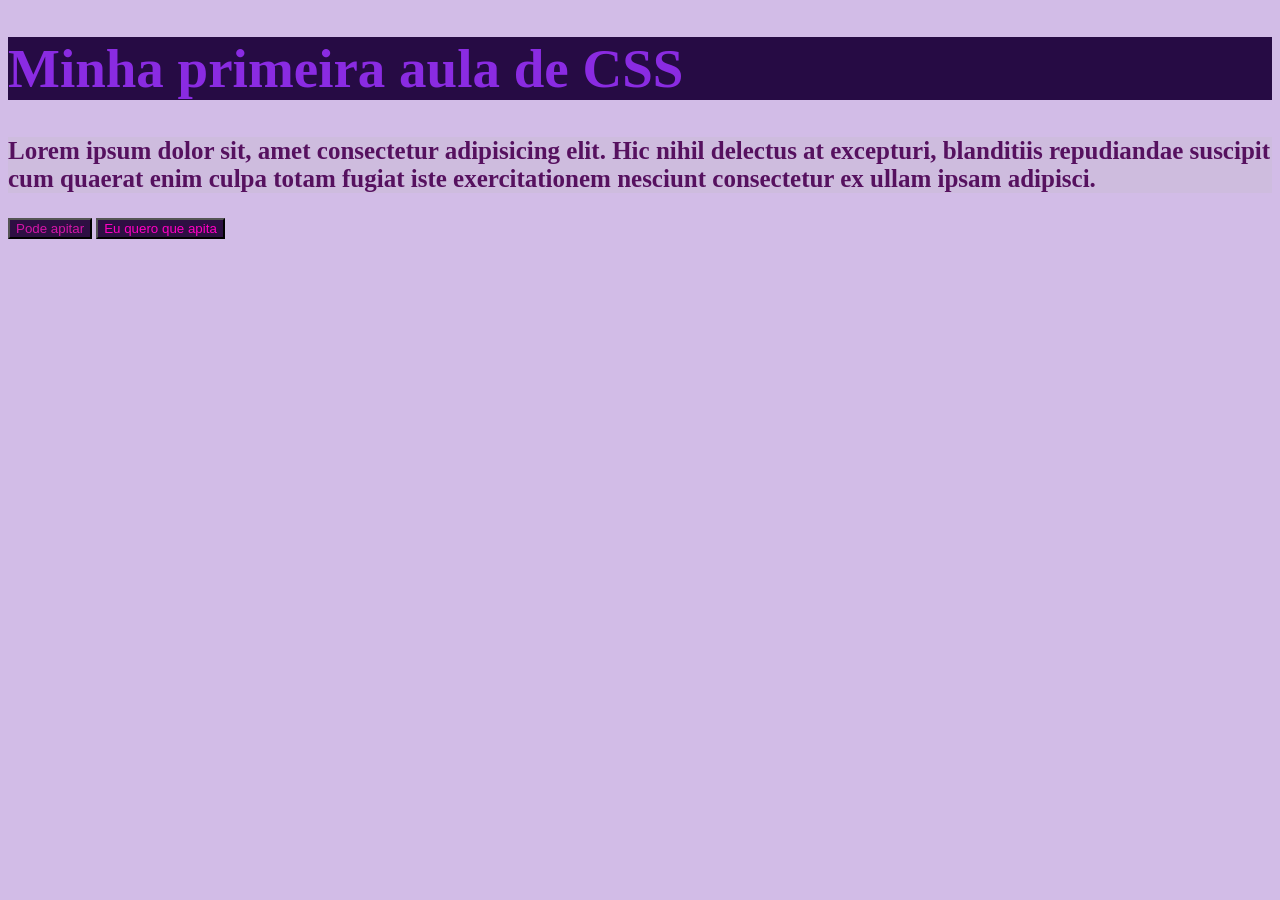
<file: CSS/index.html>
<!DOCTYPE html>
<html lang="pt-br">

<head>
    <meta charset="UTF-8">
    <meta name="viewport" content="width=device-width, initial-scale=1.0">
    <link rel="stylesheet" href="./Styles1.css">
    <title>CSS</title>
</head>

<body>
    <H1 id="Titulo">Minha primeira aula de CSS</H1>

    <p id="Paragrafo">Lorem ipsum dolor sit,
        amet consectetur adipisicing elit. Hic nihil delectus at excepturi,
        blanditiis repudiandae suscipit cum quaerat enim culpa totam fugiat
        iste exercitationem nesciunt consectetur ex ullam ipsam adipisci.
    </p>

    <button id="Botão">Pode apitar</button>

    <button id="Botão2"> Eu quero que apita</button>

</body>

</html>
</file>
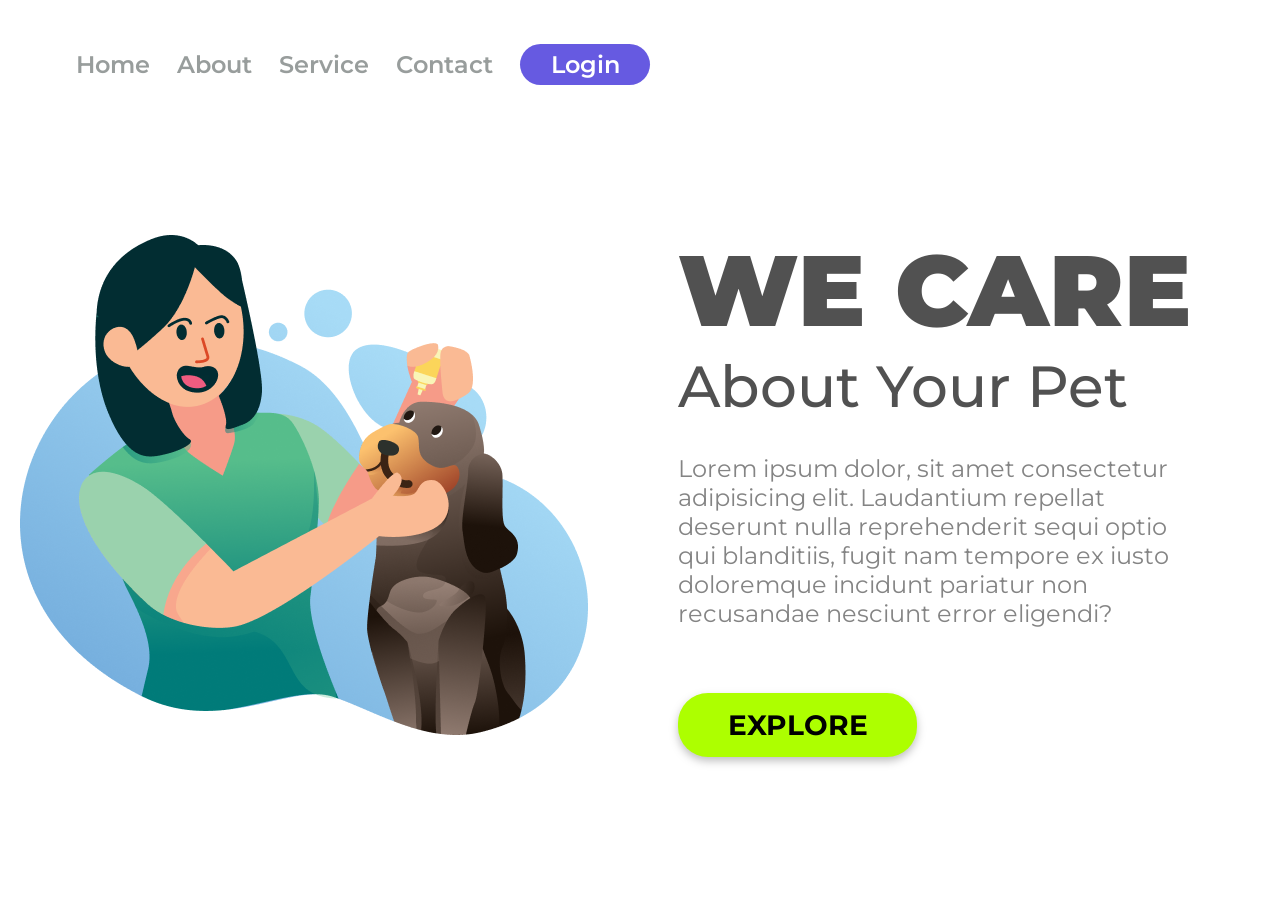
<file: PROJETO 01/index.html>
<!DOCTYPE html>
<html lang="pt-br">

<head>
    <meta charset="UTF-8">
    <meta name="viewport" content="width=device-width, initial-scale=1.0">
    <link rel="Stylesheet" href="./styles.css">
    <link rel="preconnect" href="https://fonts.googleapis.com">
    <link rel="preconnect" href="https://fonts.gstatic.com" crossorigin>
    <link rel="preconnect" href="https://fonts.googleapis.com">
    <link rel="preconnect" href="https://fonts.gstatic.com" crossorigin>
    <link href="https://fonts.googleapis.com/css2?family=Montserrat:ital@1&display=swap" rel="stylesheet">
    <title>Projeto</title>
</head>

<body>
    <header>
        <a class="link-header">Home</a>
        <a class="link-header">About</a>
        <a class="link-header">Service</a>
        <a class="link-header">Contact</a>
        <button class="button-header">Login</button>
    </header>
    <main>
        <img src="./img/Illustration-2.png" alt="we-care-logo" 
        class="logo-image">
        
        <section>
            <h1>WE CARE</h1>
            <h2>About Your Pet </h2>
            <p>Lorem ipsum dolor, sit amet consectetur adipisicing elit.
                Laudantium repellat deserunt nulla
                reprehenderit sequi optio qui blanditiis,
                fugit nam tempore ex iusto doloremque incidunt
                pariatur non recusandae nesciunt error eligendi?</p>
            <button class="button-main">EXPLORE</button>
        </section>
    </main>

</body>

</html>
</file>
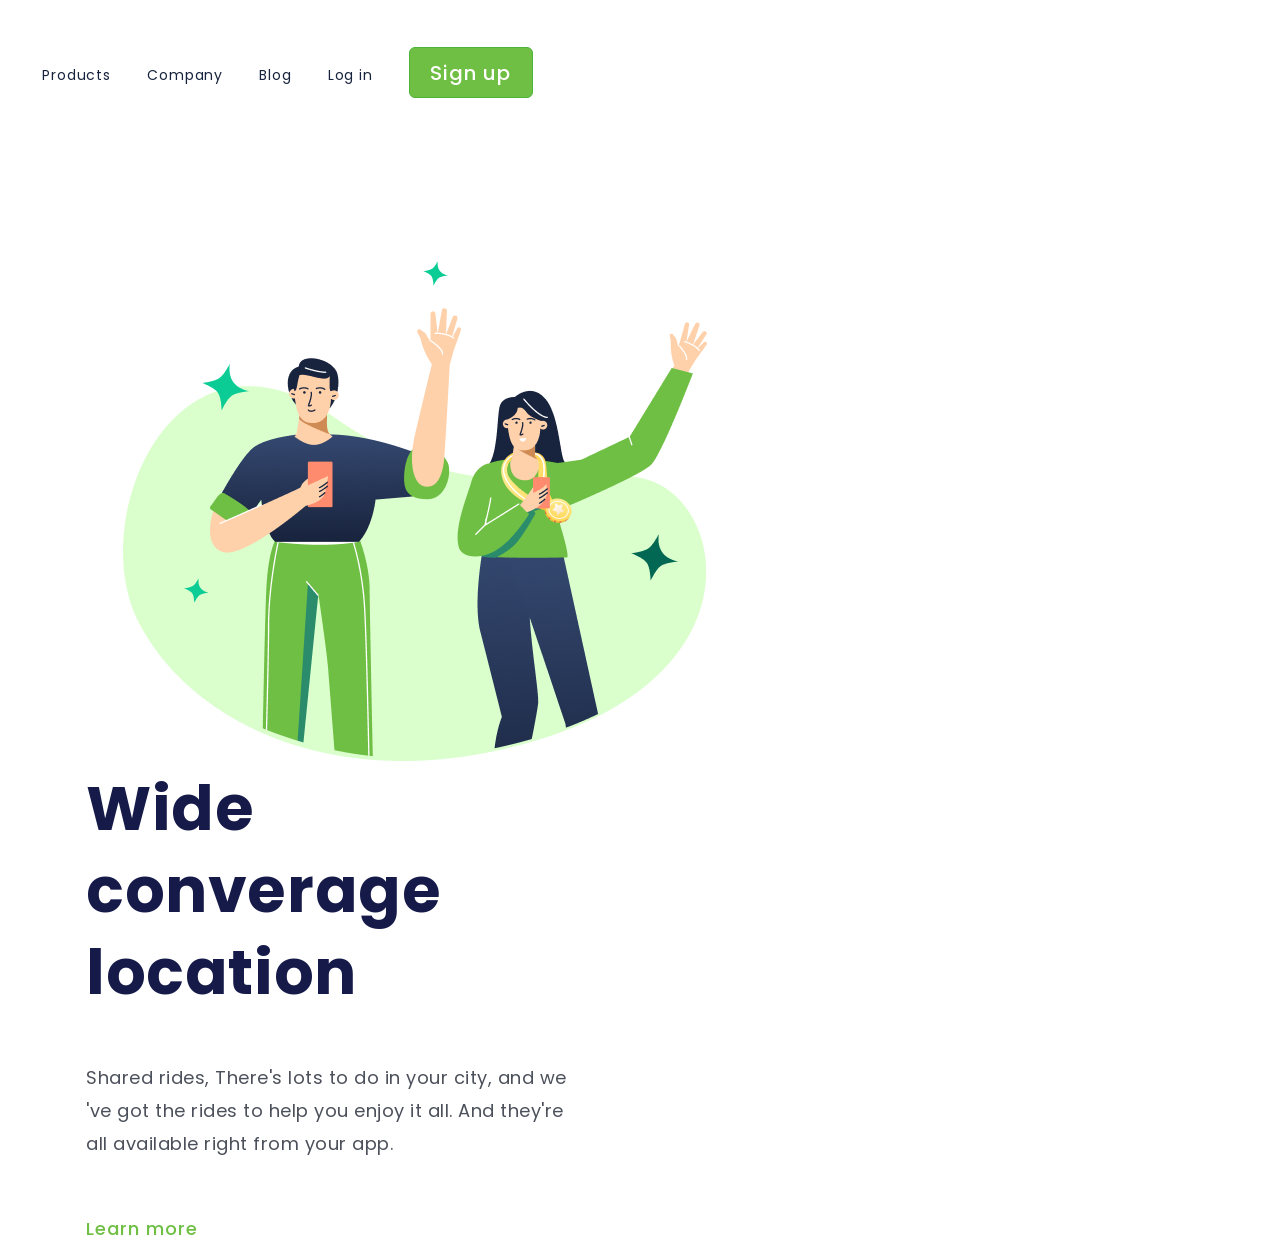
<file: PROJETO 02/index.html>
<!DOCTYPE html>
<html lang="pt-br">

<head>
    <meta charset="UTF-8">
    <meta name="viewport" content="width=device-width, initial-scale=1.0">
    <link rel="stylesheet" href="./styles.css">
    <link rel="preconnect" href="https://fonts.googleapis.com">
    <link rel="preconnect" href="https://fonts.gstatic.com" crossorigin>
    <link href="https://fonts.googleapis.com/css2?family=Poppins:ital,wght@0,100;
            0,200;0,300;0,400;0,500;0,600;0,700;0,800;0,900;1,100;1,200;1,300;1
            ,400;1,500;1,600;1,700;1,800;1,900&display=swap" rel="stylesheet">
    <title>Project VM</title>
</head>

<body>
    <header>
        <nav>
        <a class="link-header">Products</a>
        <a class="link-header">Company</a>
        <a class="link-header">Blog</a>
        <a class="link-header">Log in</a>
        <button class="button-header">Sign up</button>
       </nav>
    </header>
    <main>
        <img src="./img/Wide coverage.png">
        <section>
            <h1>Wide converage location</h1>
            <p>Shared rides, There's lots to do in your city, and we
                've got the rides to help you enjoy it all. And they're all
                available right from
                your app. </p>
            <a class="button-main">Learn more</a>
        </section>
    </main>
</body>

</html>
</file>
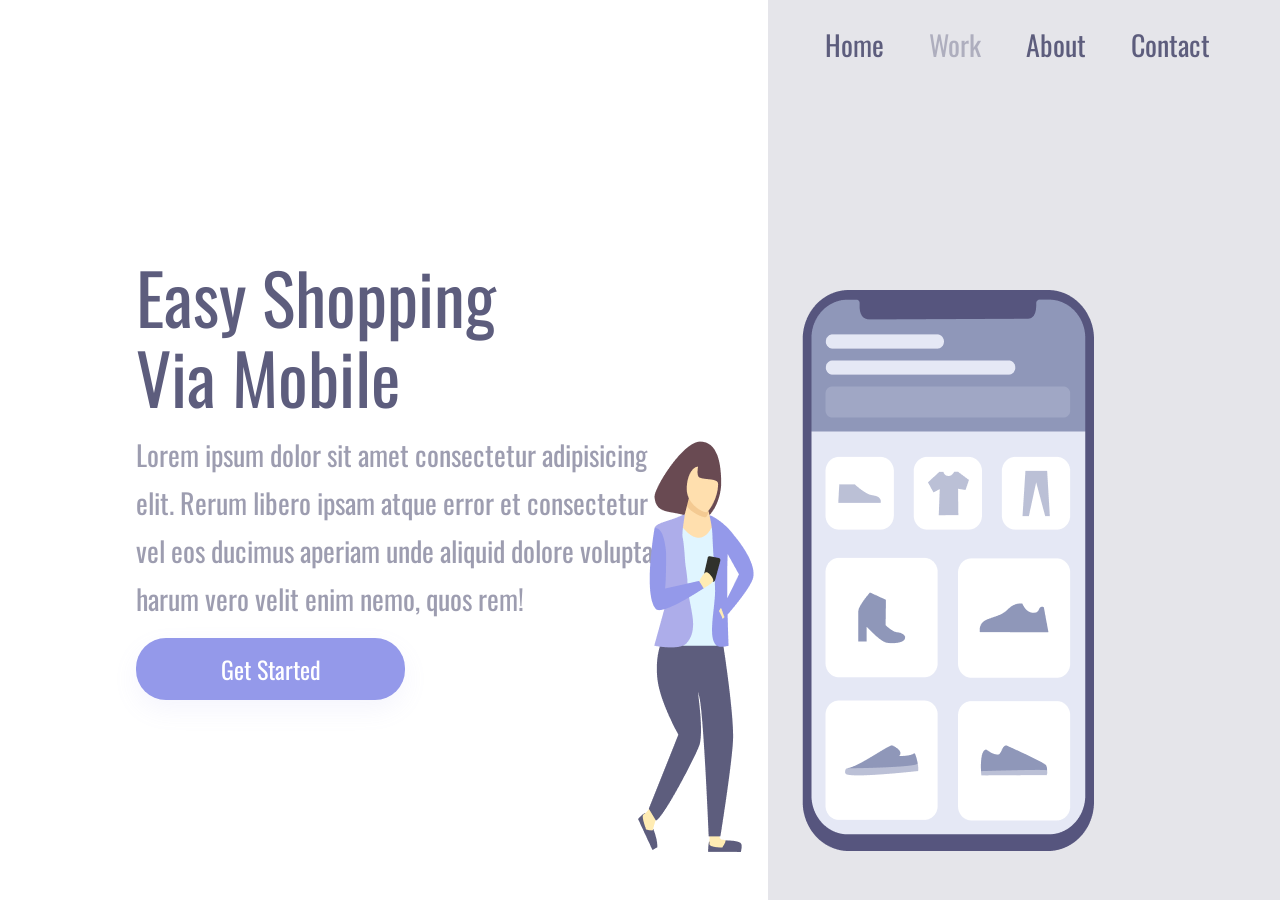
<file: PROJETO 03/index.html>
<!DOCTYPE html>
<html lang="pt-br">

<head>
    <meta charset="UTF-8">
    <meta name="viewport" content="width=device-width, initial-scale=1.0">
    <link rel="stylesheet" href="./styles.css">
    <link rel="preconnect" href="https://fonts.googleapis.com">
    <link rel="preconnect" href="https://fonts.gstatic.com" crossorigin>
    <link href="https://fonts.googleapis.com/css2?family=Oswald:wght@200..700&display=swap" rel="stylesheet">
    <title>Document</title>
</head>

<body>
    <main class="Container">
        <section class="Container-left">
            <h1>Easy Shopping Via Mobile</h1>
            <p>Lorem ipsum dolor sit amet consectetur adipisicing elit. Rerum libero
                ipsam atque error et consectetur
                vel eos ducimus aperiam unde aliquid dolore voluptas harum vero
                velit enim nemo, quos rem!</p>
            <button>Get Started</button>
        </section>
        <section class="Container-Right">
            <header>
                <a>Home</a>
                <a>Work</a>
                <a>About</a>
                <a>Contact</a>
            </header>
            <img alt="girl-cellphone" src="./img/girl-cellphone.png">
        </section>
    </main>
</body>

</html>
</file>
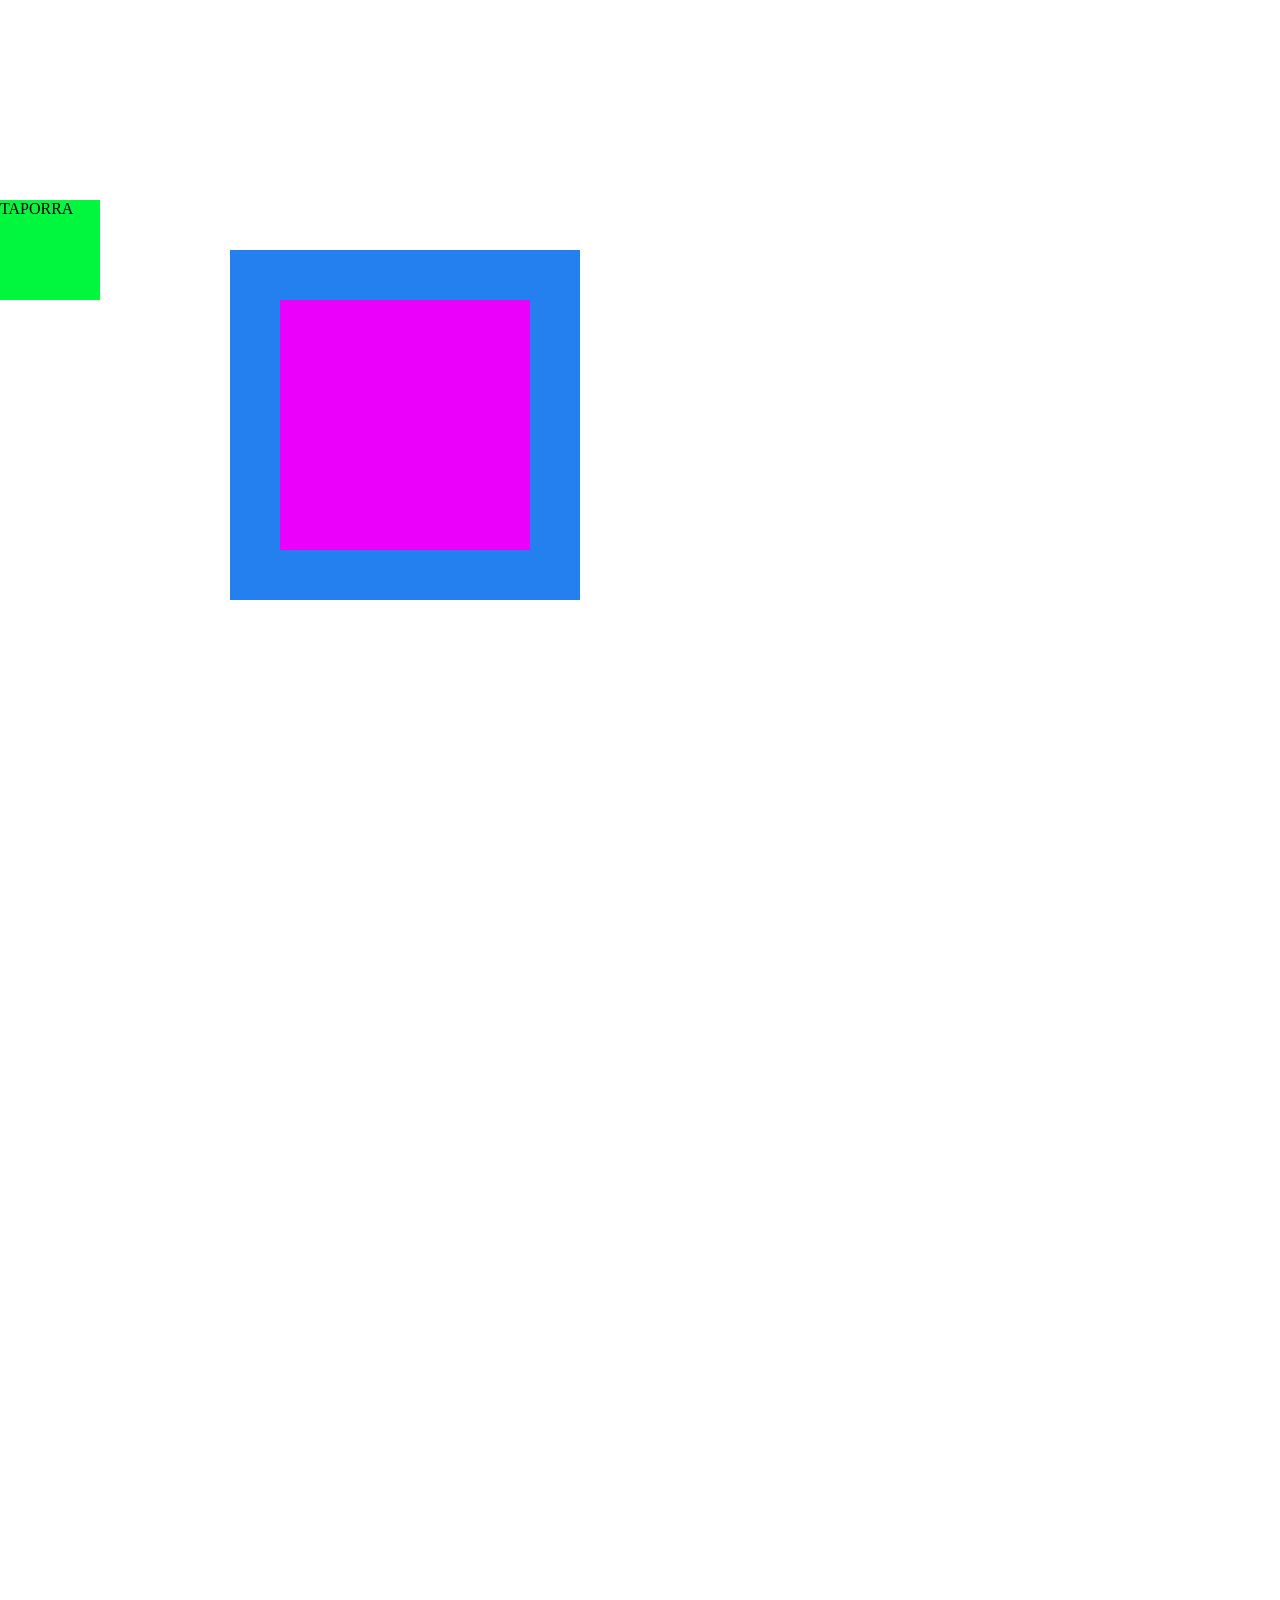
<file: CSS.PT2/Position1.html>
<!DOCTYPE html>
<html lang="pt-br">

<head>
    <meta charset="UTF-8">
    <meta name="viewport" content="width=device-width, initial-scale=1.0">
    <link rel="stylesheet" href="./Position.css">
    <title>Position</title>
</head>

<body>
    <div class="div-dad">
        <div class="div-son"></div>

    </div>
    <div class="div-mon">TAPORRA</div>
</body>

</html>
</file>
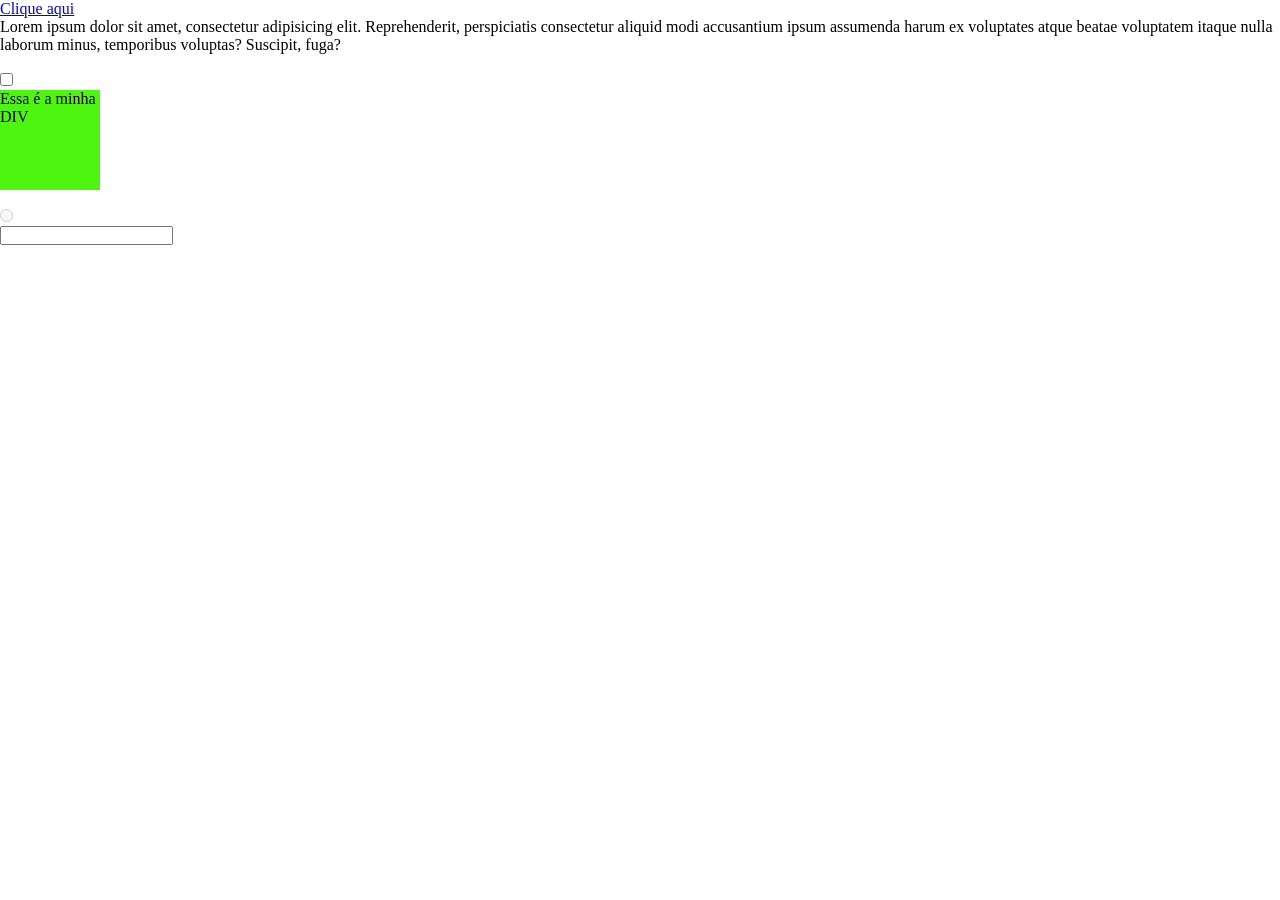
<file: CSS.PT2/PseudoClasses.html>
<!DOCTYPE html>
<html lang="pt-br">

<head>
    <meta charset="UTF-8">
    <meta name="viewport" content="width=device-width, initial-scale=1.0">
    <link rel="stylesheet" href="./Classes.css">
    <title>Classes</title>
</head>

<body>
    <a href="#">Clique aqui</a>
    <br>
    <P>Lorem ipsum dolor sit amet, consectetur adipisicing elit.
        Reprehenderit, perspiciatis consectetur aliquid modi accusantium ipsum assumenda harum
        ex voluptates atque beatae voluptatem itaque nulla laborum minus,
        temporibus voluptas? Suscipit, fuga?</P>
    <br>
    <input type="checkbox">
    <div class="container">Essa é a minha DIV</div>
</body>

<br>

<input type="radio" disabled>

<br>
<input type="text">

</html>
</file>
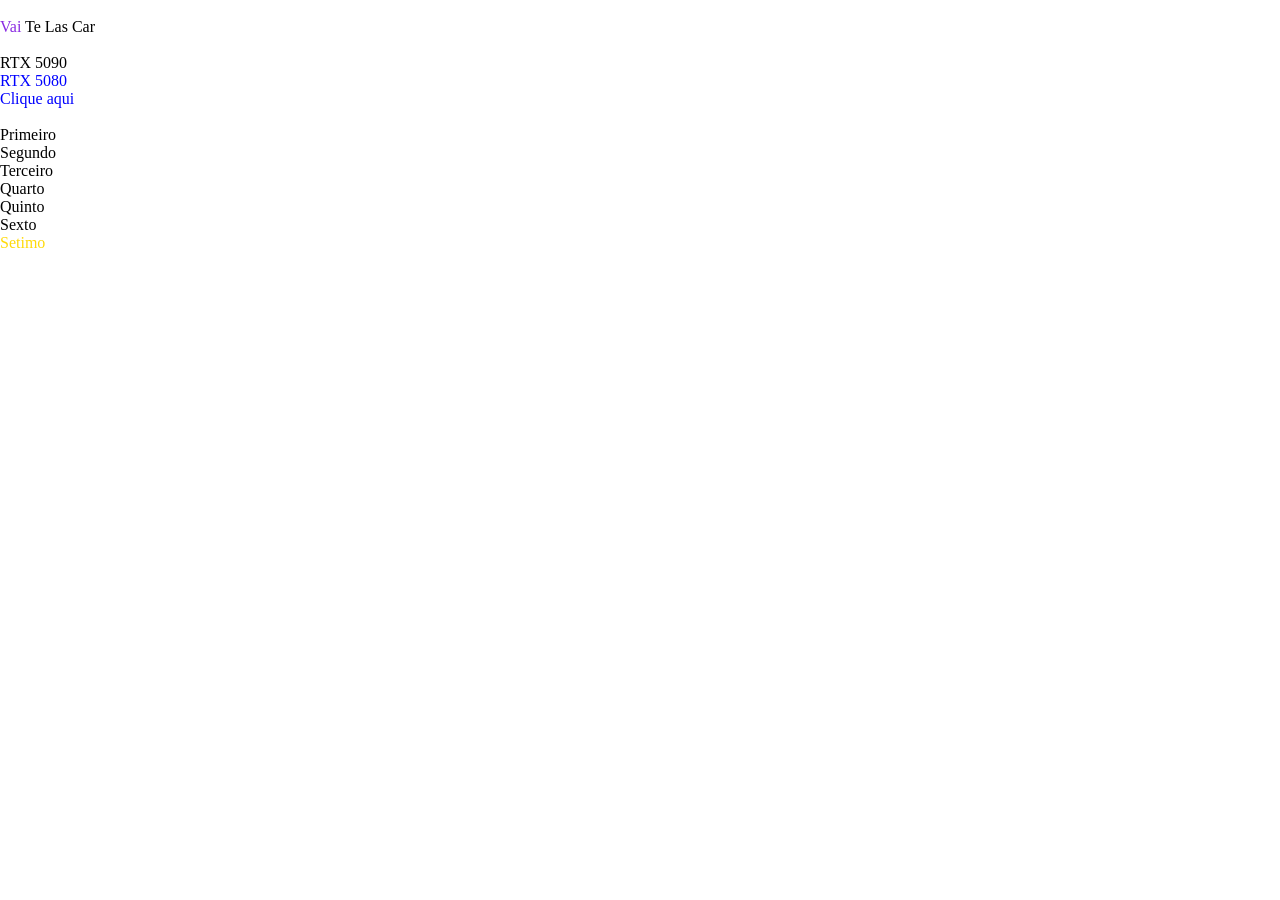
<file: CSS.PT2/PseudoClasses2.html>
<!DOCTYPE html>
<html lang="pt-br">

<head>
    <meta charset="UTF-8">
    <meta name="viewport" content="width=device-width, initial-scale=1.0">
    <link rel="stylesheet" href="./Classes2.css">
    <title>Document</title>
</head>

<body>

 <!--<ul>
        <li>Primeiro</li>
        <li>Segundo</li>
        <li>Terceiro</li>
        <li>Quarto</li>
        <li>Quinto</li>
        <li>Sexto</li>
        <li>Setimo</li>
    </ul> -->
    
    <br>
    
    <div>
        <span>Vai</span>
        <span>Te</span>
        <span>Las</span>
        <span>Car</span>
    </div>
    <br>
    
    <div class="NOT">
        <p class="EXCLUIDO">RTX 5090</p>
        <p>RTX 5080</p>
        <a>Clique aqui</a>
    </div>
    <br>
    <ul class="nth">
        <li>Primeiro</li>
        <li>Segundo</li>
        <li>Terceiro</li>
        <li>Quarto</li>
        <li>Quinto</li>
        <li>Sexto</li>
        <li>Setimo</li>
    </ul> 



</body>

</html>
</file>
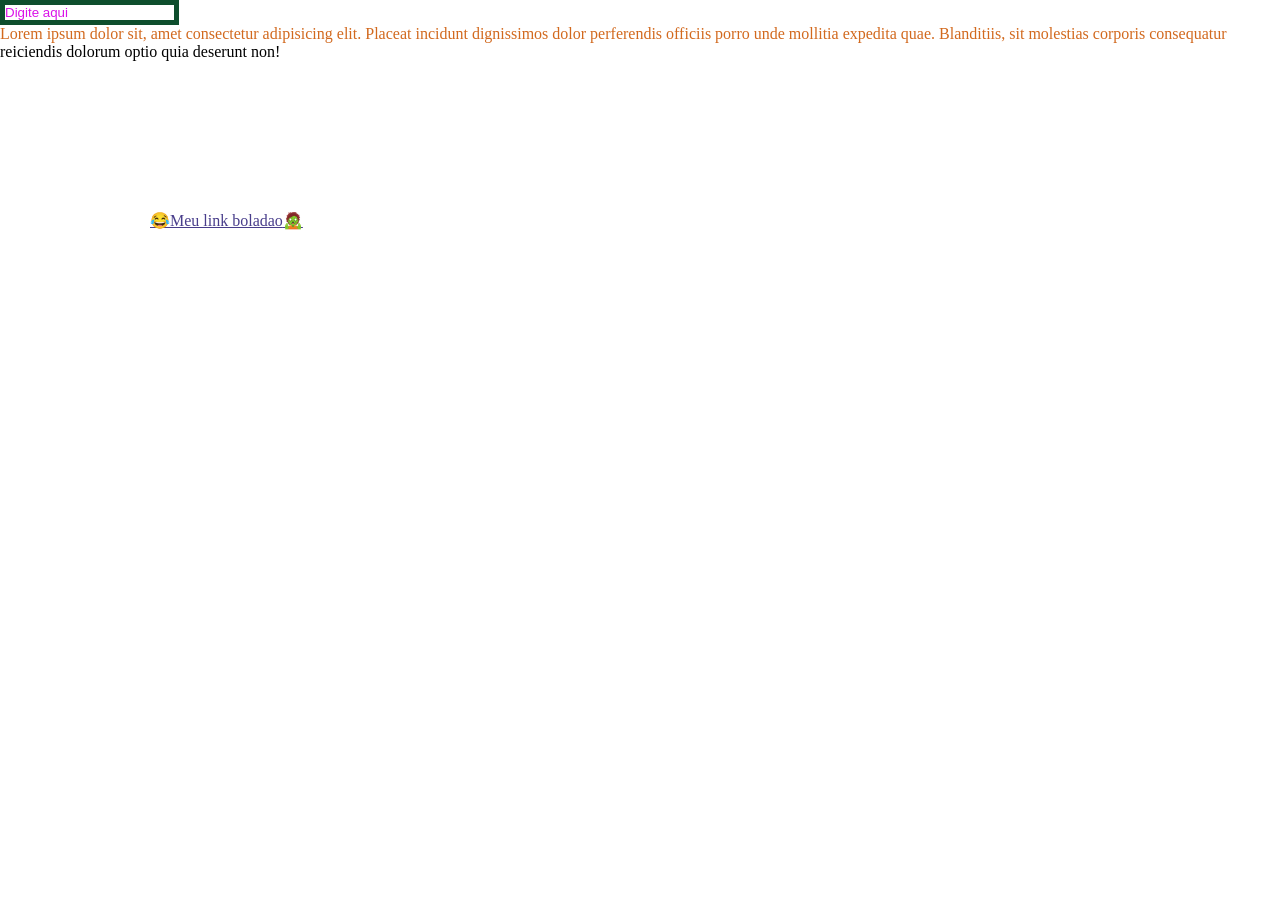
<file: CSS.PT2/PseudoElementos.html>
<!DOCTYPE html>
<html lang="pt-br">

<head>
    <meta charset="UTF-8">
    <meta name="viewport" content="width=device-width, initial-scale=1.0">
    <link rel="stylesheet" href="./Elementos.css">
    <title>Pseudo</title>
</head>

<body>
    <input placeholder="Digite aqui">
    <p>Lorem ipsum dolor sit, amet consectetur adipisicing elit.
        Placeat incidunt dignissimos dolor perferendis officiis porro unde
        mollitia expedita quae. Blanditiis, sit molestias corporis
        consequatur reiciendis dolorum optio quia deserunt non!</p>

    <a href="*">Meu link boladao</a>
    </body>
</html>
</file>
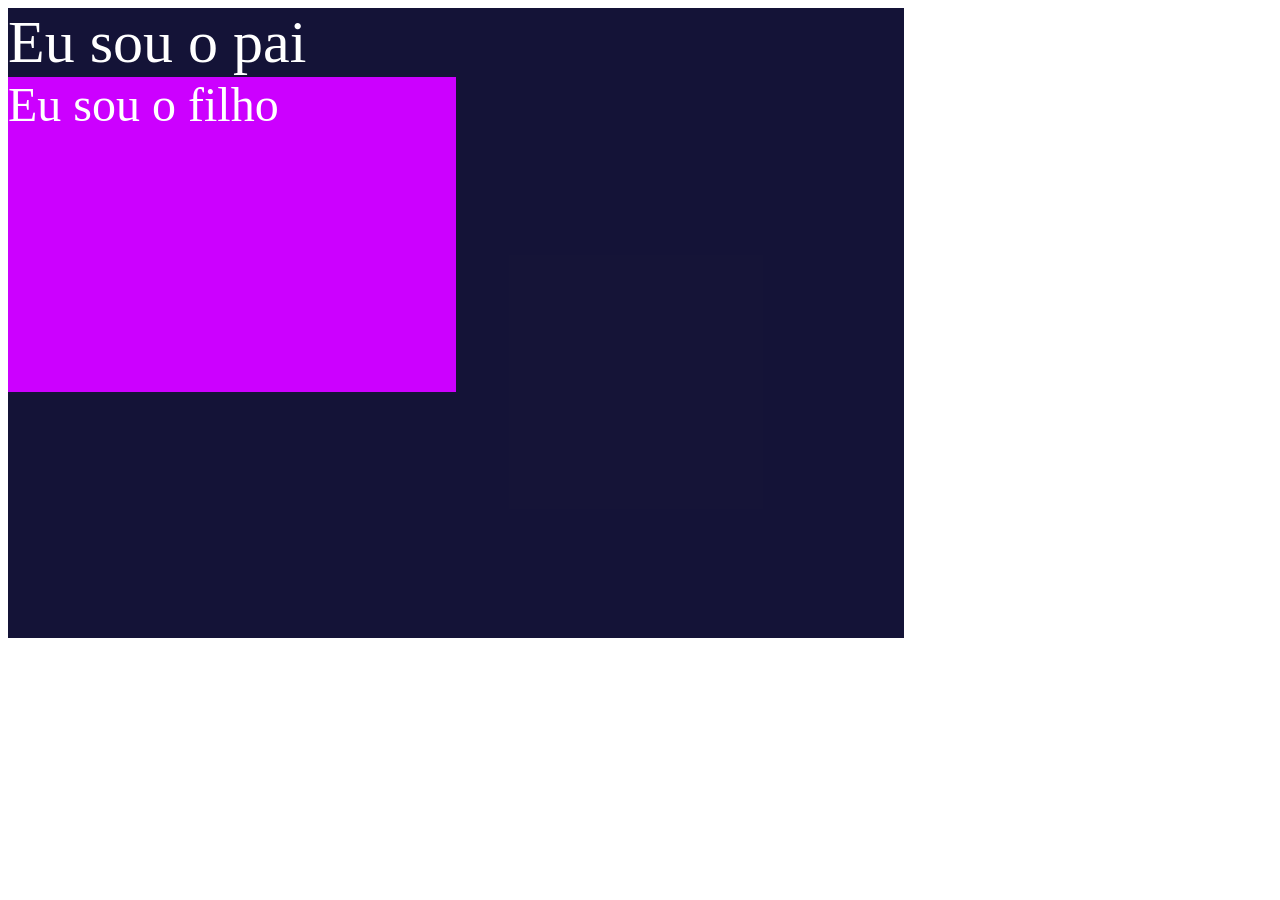
<file: CSS/index2.html>
<!DOCTYPE html>
<html lang="pt-br">

<head>
    <meta charset="UTF-8">
    <meta name="viewport" content="width=device-width, initial-scale=1.0">
    <link rel="stylesheet" href="./Styles2.css">
    <title>EX2</title>
</head>

<body class="vo">
    <div class="pai">Eu sou o pai

        <div class="filho">Eu sou o filho</div>
    </div>
</body>

</html>
</file>
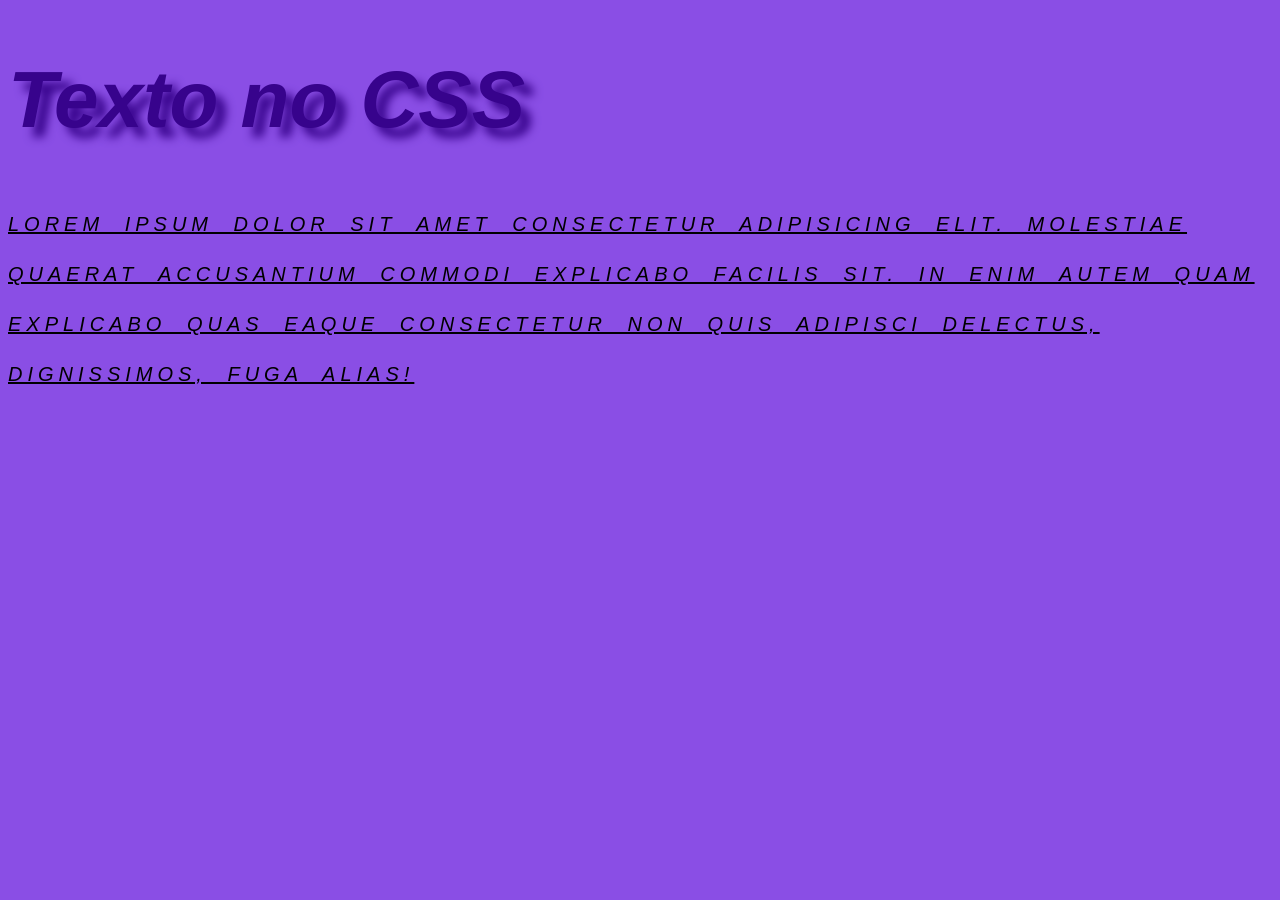
<file: CSS/index3.html>
<!DOCTYPE html>
<html lang="en">
<head>
    <meta charset="UTF-8">
    <meta name="viewport" content="width=device-width, initial-scale=1.0">
    <link rel="stylesheet" href="./Styles3.css">
    <link rel="preconnect" href="https://fonts.googleapis.com">
   <link rel="preconnect" href="https://fonts.googleapis.com">
<link rel="preconnect" href="https://fonts.gstatic.com" crossorigin>
<link href="https://fonts.googleapis.com/css2?family=Noto+Sans+JP:wght@100..900&display=swap" rel="stylesheet"> 
    <title>TEXTO</title>
</head>
<body>
     <h1>Texto no CSS</h1>
     <p>Lorem ipsum dolor sit amet consectetur adipisicing elit. 
        Molestiae quaerat accusantium commodi explicabo facilis sit. 
        In enim autem quam explicabo quas eaque consectetur non 
        quis adipisci delectus, dignissimos, fuga alias!</p>
    </body>
</html>
</file>
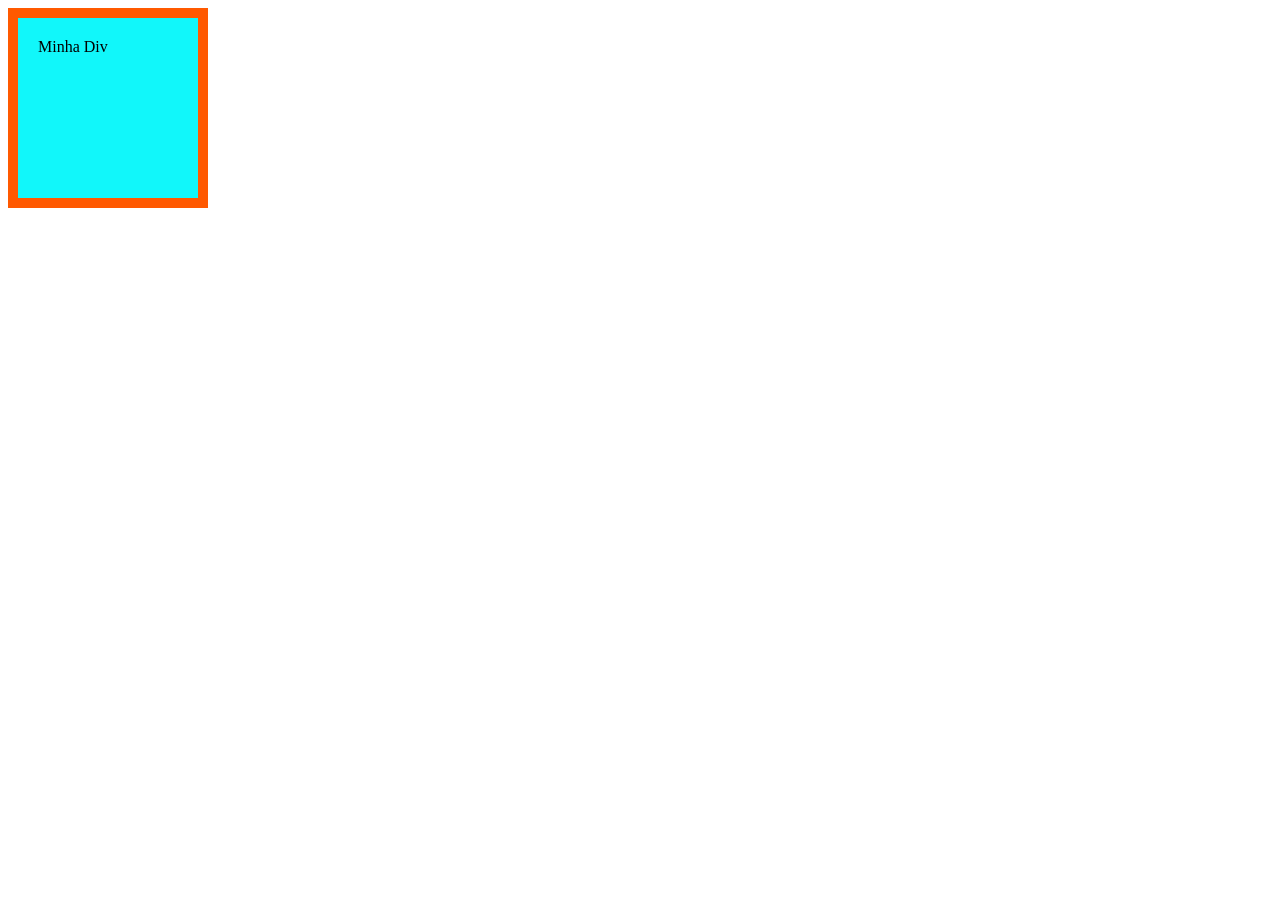
<file: CSS/index4.html>
<!DOCTYPE html>
<html lang="en">
<head>
    <meta charset="UTF-8">
    <meta name="viewport" content="width=device-width, initial-scale=1.0">
    <link rel="stylesheet" href="./Styles4.css">
    <title>CSS</title>
</head>
<body>
     <div class="BOX"> 
          Minha Div
     </div>
</body>
</html>
</file>
<file: CSS/Styles1.css>
#Titulo {
  color: blueviolet;
  font-size: 55px;
  background-color: rgb(38, 11, 68);
}

#Paragrafo {
  color: rgb(86, 17, 95);
  font-size: 25px;
  background-color: rgb(206, 188, 222);
  font-weight: bold;
}

#Botão {
  color: rgb(212, 22, 168);
  background-color: rgb(45, 15, 66);
}

#Botão2 {
  color: rgb(255, 0, 195);
  background-color: rgb(45, 15, 66);
}

* {
  background-color: rgb(210, 188, 231);
}


/* CSS SEMPRE VAI SER EM ESTILO CASCATA - 
O QUE VEM DEPOIS É OQ PREVALECE /*
</file>
<file: PROJETO 01/styles.css>
* {
    font-family: 'Montserrat', sans-serif;
    margin: 0;
    padding: 0;
    box-sizing: border-box;
}

header {
    margin: 44px 0 144px 76px;
}

.link-header {

    font-weight: 600;
    font-size: 24px;
    line-height: 29px;
    color: #989D9C;
    cursor: pointer;
    margin-right: 23px;
}

.button-header {
    background: #665AE1;
    border-radius: 20.5px;
    width: 130px;
    height: 41px;
    border: none;
    font-weight: 600;
    font-size: 24px;
    line-height: 29px;
    color: white;
}

.logo-image {
    width: 568px;
    height: 500px;
    margin-left: 20px;
    display: inline-block;
}

section {
    display: inline-block;
    margin-left: 86px;
}

h1 {
    font-weight: 900;
    font-size: 100px;
    line-height: 122px;
    color: #515151;
}

h2 {
    font-weight: 500;
    font-size: 58px;
    line-height: 71px;
    color: #515151
}

p {
    font-weight: 400;
    font-size: 24px;
    line-height: 29px;
    color: #848484;
    width: 515px;
    margin-top: 32px;
    margin-bottom: 65px;
}

.button-main {
    background: #ADFF00;
    border-radius: 30px;
    width: 239px;
    height: 64px;
    border: none;
    cursor: pointer;
    filter: drop-shadow(0px 4px 4px rgba(0, 0, 0, 0.25));
    font-weight: 700;
    font-size: 28px;
    line-height: 34px;
    color: #000000;
}

@media screen and (max-width: 460px) {
    

    p {
        display: none;
    }

    .button-header {
        display: none;
    }

    .link-header {
        display: none;
    }

    .logo-image {
        width: 354px;
        height: 317px;
        opacity: 1;
    
    
    }

    

    h1 {
        width: 263px;
        height: 52px;
        font-weight: 900;
        line-height: 100%;
        letter-spacing: 0%;
        font-size: 50px;
        margin-top: 20px;
    }

    h2 {
        width: 232px;
        height: 37px;
        opacity: 1;
        font-weight: 500;
        font-size: 30px;
        line-height: 100%;
        letter-spacing: 0%;
        margin-top: 5px;
    }



    .button-main {

        border-radius: 30px;
        opacity: 2;
        width: 250px;
        height: 64px;
        margin-top: 5px;
        font-size: 28px;
        font-weight: 700;
        line-height: 100%;
        letter-spacing: 0%;
        
    }


  









}
</file>
<file: PROJETO 02/styles.css>
* {
   font-family: 'Poppins', sans-serif;
   margin: 0;
   padding: 0;
   box-sizing: border-box;

}

header {
   margin-top: 47px;
   margin-left: 42px;
}

.link-header {
   font-weight: 400;
   font-size: 14px;
   line-height: 21px;
   color: #17233D;
   cursor: pointer;
   margin-right: 32px;
   letter-spacing: 0.875px;
   text-align: center;

}

.button-header {
   background: #6FBF44;
   border: 1px solid #4cb538;
   border-radius: 6px;
   width: 124px;
   height: 51px;
   cursor: pointer;
   font-weight: 500;
   font-size: 20px;
   line-height: 24px;
   letter-spacing: 1px;
   color: white;
}


img {
   margin: 163px 0 0 123px;
   display: inline-block;
}

section {
   display: inline-block;
   margin-left: 86px;
   width: 493px;
}

h1 {
   font-weight: 700;
   font-size: 62px;
   line-height: 82px;
   color: #161A49;
   letter-spacing: 0.596154px;
}

p {
   font-weight: 400;
   font-size: 18px;
   line-height: 33px;
   color: #4B505A;
   letter-spacing: 0.5px;
   margin-top: 47px;
   margin-bottom: 55px;
}

.button-main {

   font-weight: 500;
   line-height: 27px;
   font-size: 18px;
   color: #6FBF44;
   cursor: pointer;
   letter-spacing: 1px;
}

@media screen and (max-width: 500px) {

   .link-header {
      display: none;
   }

   .button-header {
      width: 91px;
      height: 31px;
      font-size: 15px;
      margin-left: 300px;
      font-weight: 500;
      line-height: 100%;
      letter-spacing: 1px;

   }


   h1 {
      font-size: 30px;
      font-weight: 700;
      line-height: 30px;
      letter-spacing: 0.6px;
      text-align: center;
      width: 278px;
      height: 60px;
      margin-top: 50px;
   }

   p {
      width: 304px;
      height: 165px;
      font-weight: 400;
      font-size: 18px;
      line-height: 30px;
      letter-spacing: 0.5px;
      text-align: center;
      margin-top: 30px;
   }

   .button-main {
      width: 112px;
      height: 27px;
      font-weight: 600;
      font-size: 20px;
      line-height: 100%;
      letter-spacing: 1px;
      margin-left: 90px;

   
   }



   img {
      width: 350px;
      height: 350px;
      margin-bottom: -780px;
      margin-left: 60px;
   
   }






}
</file>
<file: PROJETO 03/styles.css>
* {
    box-sizing: border-box;
    padding: 0;
    margin: 0;
    font-family: 'Oswald', sans-serif;
    font-weight: 400;
    color: #5D5D7D;
}


.Container {
    height: 100vh;
    width: 100vw;
}


.Container-left {
    display: inline-block;
    width: 60%;
    padding-left: 136px;
    margin-top: 20%;
}


.Container-Right {
    display: inline-block;
    background-color: rgb(93, 93, 125, 0.16);
    height: 100vh;
    width: 40%;
    position: absolute;
}

img {
    position: relative;
    top: 25%;
    right: 130px;
}

h1 {
    font-size: 70px;
    line-height: 80px;
    width: 368px;
}

p {
    font-size: 28px;
    line-height: 48px;
    opacity: 0.6;
    margin: 15px 0;
    width: 540px;
}

button {
    width: 269px;
    height: 62px;
    background: #9499EA;
    box-shadow: 0px 10px 24px #9499EA19;
    border: none;
    border-radius: 30px;
    font-size: 24px;
    line-height: 36px;
    text-align: center;
    color: white;
    cursor: pointer;
}

button:hover {
    opacity: .8;
}

button:active {
    opacity: .5;
}


a {
    font-size: 28px;
    line-height: 41px;
    color: #5D5D7D;
    margin-right: 41px;
    cursor: pointer;
}

a:nth-child(2) {
    opacity: 0.4;
}

a:hover {
    opacity: 0.4;
}

a:active {
    opacity: 0.8;
}

header {
    margin: 24px 0 0 57px;
}



@media screen and (max-width: 900px) {
    .Container-left {
        width: 100%;
        height: 50%;
        padding: 0;
        margin: 0;
    }

    .Container-Right {
        display: block;
        height: auto;
        width: 100%;
        position: static;
        padding: 40px;
    }

    img {
        position: static;
        max-width: 90%;
    }


    header {
        display: none;
    }

    h1 {
        font-size: 36px;
        line-height: 52px;
        width: auto;
        margin: 58px 50px 0 50px;
        text-align: center;
    }

    p {
        margin: 15px 40px;
        width: auto;
        text-align: center;
        font-size: 14px;
        line-height: 24px;
    }


    button {
        margin: 0 auto;
        display: block;
    }


}


@media screen and (max-width: 330px) {
    .Container-left {
        height: 70%;
    }
}
</file>
<file: CSS.PT2/Position.css>
* {
    margin: 0;
    padding: 0;
    box-sizing: border-box;
    width: 200vh;
    height: 200vw;
}


.div-dad {
    height: 350px;
    width: 350px;
    background-color: rgb(36, 128, 239);
    position:relative;
    margin: 200px;
    top: 50px;
    left: 30px;
}

.div-son{
    height: 250px;
    width: 250px;
    background-color: rgb(235, 0, 252);
    position: absolute;
    top: 50px;
    left: 50px;
}


.div-mon{
    height: 100px;
    width: 100px;
    background-color: rgb(1, 246, 62);
    position: fixed;
    top: 200px;
    bottom:40px;

}






/*POSITION 

POSITION: STATIC (PADRÃO) - NÃO ACEITA VALORES DE TOP, BOTTOM, RIGHT E LEFT -- (MARGIN)
POSITION: FIXED - FIXA O ELEMENTO NA TELA - PODE SE MOVER (TOP, BOTTOM, RIGHT E LEFT)
POSITION: STICKY - AGE COMO UM ADESIVO, FIXA O ELEMENTO SO ONDE EU DETERMINAR - (UMA MISTURA ENTRE STATIC E FIXED)
POSITION: RELATIVE - POSIÇÃO RELATIVA A POSIÇÃO INICIAL DELE 
POSITION: ABSOLUTE - POSIÇÃO ABSOLUTA A ALGUM ELEMENTO OU A PAGINA
                                            -- SE NÃO TIVER PAI/PAI FOR STATIC -> POSICIONA REFERENTE A PAGINA
                                            --SE O PAI NÃO FOR STATIC -> POSICIONA REFERENTE AO PAI

PROPRIEDADES:
-TOP
-BOTTOM
-LEFT
-RIGHT


[static → padrão, não mexe.

relative → fica no lugar, mas pode ser movido.

absolute → posição exata, em relação ao pai.

fixed → fica sempre no mesmo lugar da tela.

sticky → acompanha até certo ponto e depois “cola”.]
</file>
<file: CSS.PT2/Classes.css>
* {
    box-sizing: border-box;
    padding: 0;
    margin: 0;
}

a:active {
    color: rgb(227, 49, 17);
}

p:hover {
    color: rgba(109, 139, 0, 0.447);
}

input:checked {
    width: 100px;
    height: 100px;

}

input:focus {
    border: 10px solid red;
    outline: none;
    border-radius: 30px;
}

.container{
    height: 100px;
    width: 100px;
    background: rgb(78, 245, 17);
}

.container:empty{
    background: rgb(0, 21, 255);
}




/* PSEUDO CLASSES

:active - quando o elemento esta ativo, ou seja, está sendo pressionado 
:visited - seleciona o link que foi visitado 
:houver - quando o mouse passe em cima do elemento 
:checked - usado em radio / checkbox / select 
:disabled - elementos está habilitado
:focus - é aplicado quando um elemento recebe foco, o que pode ocorrer quando o usuario seleciona o elemento 
:read-only - seleciona input ou textarea que são apenas leitura 
:empty - elemento que nao tem filho
</file>
<file: CSS.PT2/Classes2.css>
*{
    box-sizing: border-box;
    padding: 0;
    margin: 0;
}

  
  
span:first-of-type{
    color: blueviolet;
}


.NOT :not(.EXCLUIDO){
    color: blue;
}

.nth :nth-last-child(1){
    color: rgb(255, 218, 9);
}


/*
:first-child - primeiro filho / EX: Primeira li de ul / primeiro span de uma div
:first-of-type - primeiro elemento de seu tipo entre os filhos do seu elemento pai.
:last-child - ultimo filho
:last-of-type - ultimo elemento de seu tipo entre os filhos de seu elemento pai 
:not() - Estiliza os elementos, exceto o que está dentro da ()
:nth-child() - seleciona o elemento baseado na sua posição. EX: :nth-child(3)
:nth-last-child() - Seleciona o elemento baseado na sua posição, contando de trás para frente.
</file>
<file: CSS.PT2/Elementos.css>
* {
    box-sizing: border-box;
    margin: 0;
    padding: 0;
}

input {
    border: 5px solid rgb(14, 78, 45);
    color: rgb(28, 7, 212);
}

input::placeholder {

    color: rgb(218, 19, 232);
}

p::first-line {
    color: chocolate;
}

p {
    color: black;
}


a{
    margin: 150px;
    color: darkslateblue;
    position:absolute;
}

a::after{
    content:"🧟​";
}

a::before{
    content: "​😂";
}
</file>
<file: CSS/Styles2.css>
.vo {
    font-size: 100px;
}

.pai {
    width: 70vw;
    height: 70vh;
    background: rgba(2, 1, 39, 0.927);
    color: white;
    font-size: 60px;
}

.filho {
    width: 50%;
    height: 50%;
    background: rgb(204, 0, 255);
    color: white;
    font-size: 3rem;
}


/* UNIDADES DE MEDIDAS
   -> ABSOLUTAS
   PX (PIXELS)
   IN (INCHES/POLEGADAS)
   CM / MM (CENTIMETRO / MILIMETRO)

   -> RELATIVAS 
      % CALCULO TAMANHO RELATIVO AO ELEMENTO PAI
      VW (VIEW WIDHT) 1VW É 1% DA LARGURA DA JANELA DO NAVEGADOR
      VH (VIEW HEIGHT) 1VH É 1% DA ALTURA DA JANELA DO NAVEGADOR
      EM É UMA UNIDADE RELATIVA AO ELEMENTO PAI
      REM É UMA UNIDADE RELATIVA AO ELEMENTO RAIZ 
      *HTML SEMPRE VAI SER O ELEMENT ROOT OU BODY
/*
</file>
<file: CSS/Styles3.css>
@import url('https://fonts.googleapis.com/css2?family=Noto+Sans+JP:wght@100..900&display=swap');

h1 {
    font-size: 80px;
    font-weight: bold;
    color: rgb(55, 3, 140);
    font-family: 'Noto sans japanese', sans-serif;
    font-style: oblique;
    text-shadow: 10px 10px 10px;

}


p {
    color: black;
    font-size: 20px;
    font-weight: lighter;
    font-family: 'Noto sans japanese', sans-serif;
    font-style:italic;
    line-height: 50px;
    letter-spacing: 5px;  
    word-spacing: 10px;
    text-align:left;
    text-transform:uppercase;
    text-decoration: underline;

}


*{
    background-color: rgb(138, 78, 229);
}
</file>
<file: CSS/Styles4.css>
*{
  box-sizing:border-box;
}

.BOX{

    width: 200px;
    height: 200px;
    background: rgb(17, 247, 250);
    padding: 20px;
    border: 10px solid rgb(255, 89, 0) 
}

/*margin: 12H 15H 18H 21H /*
</file>
